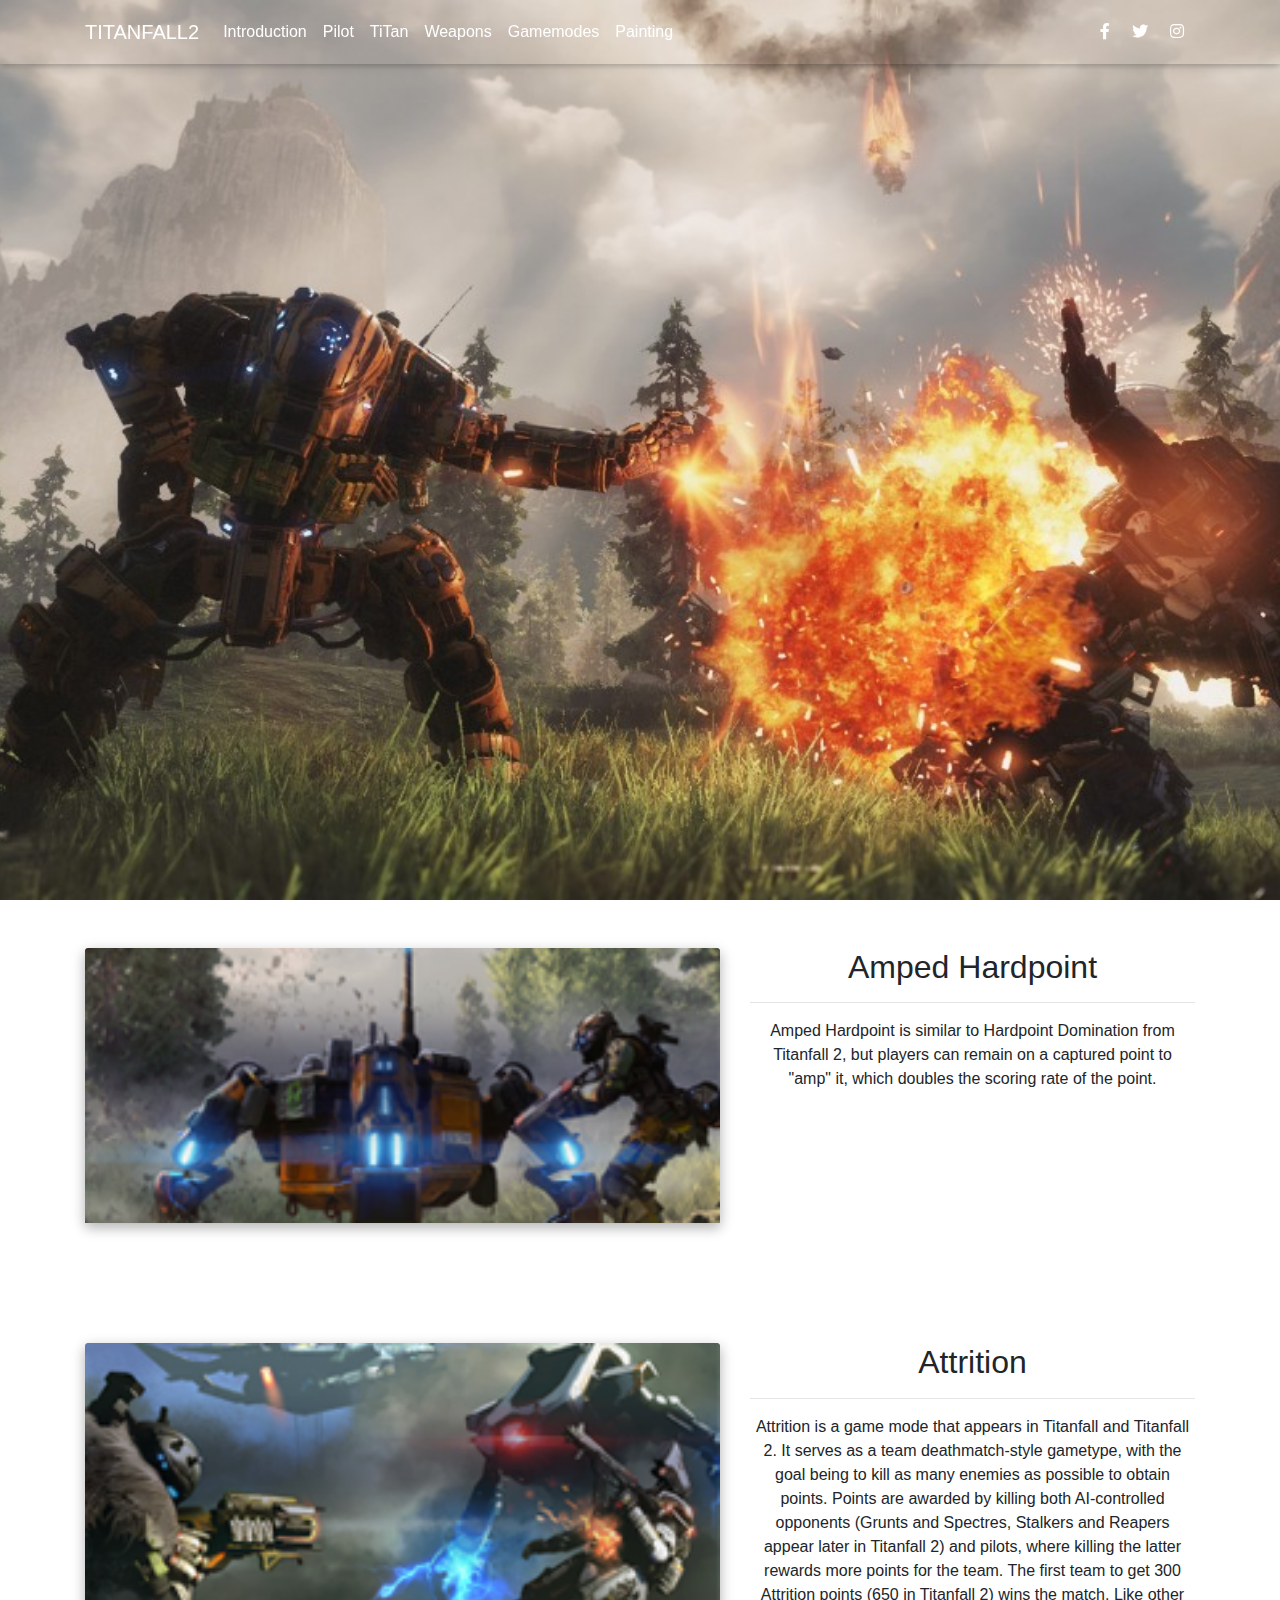
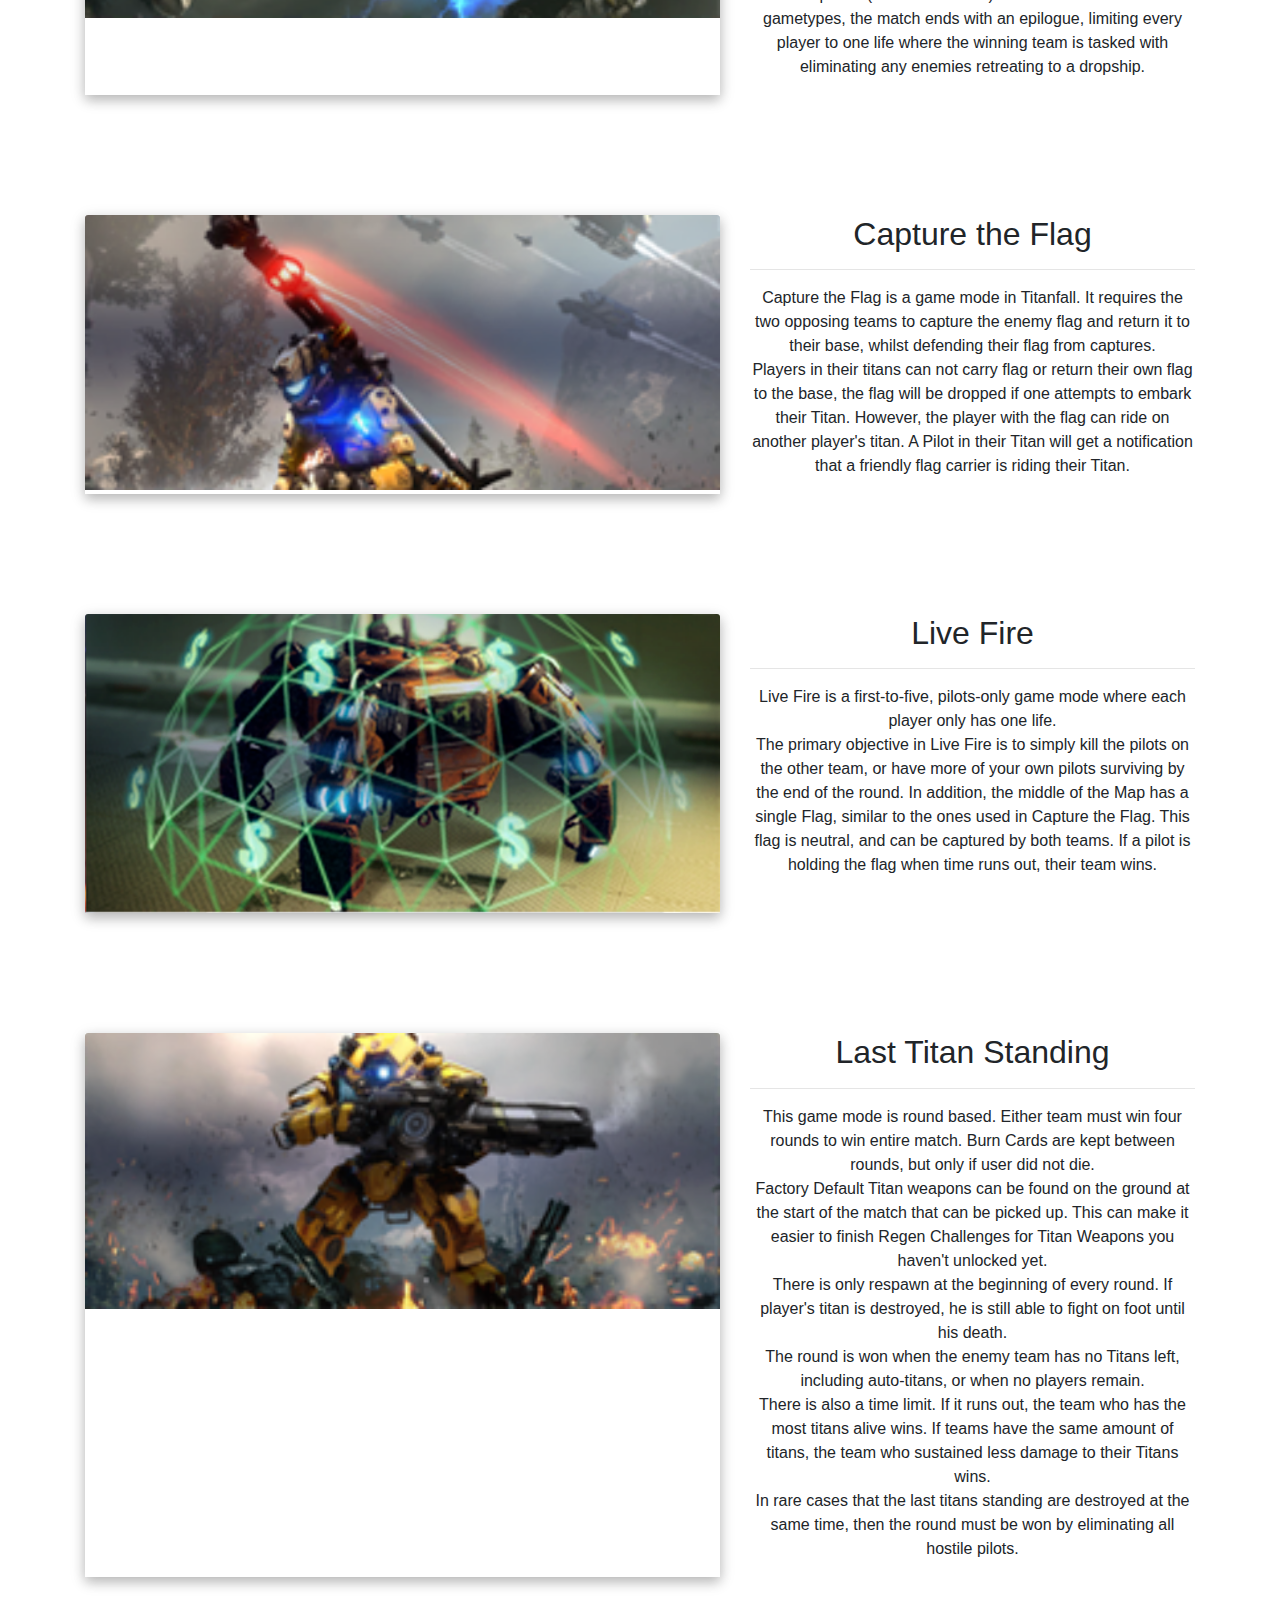
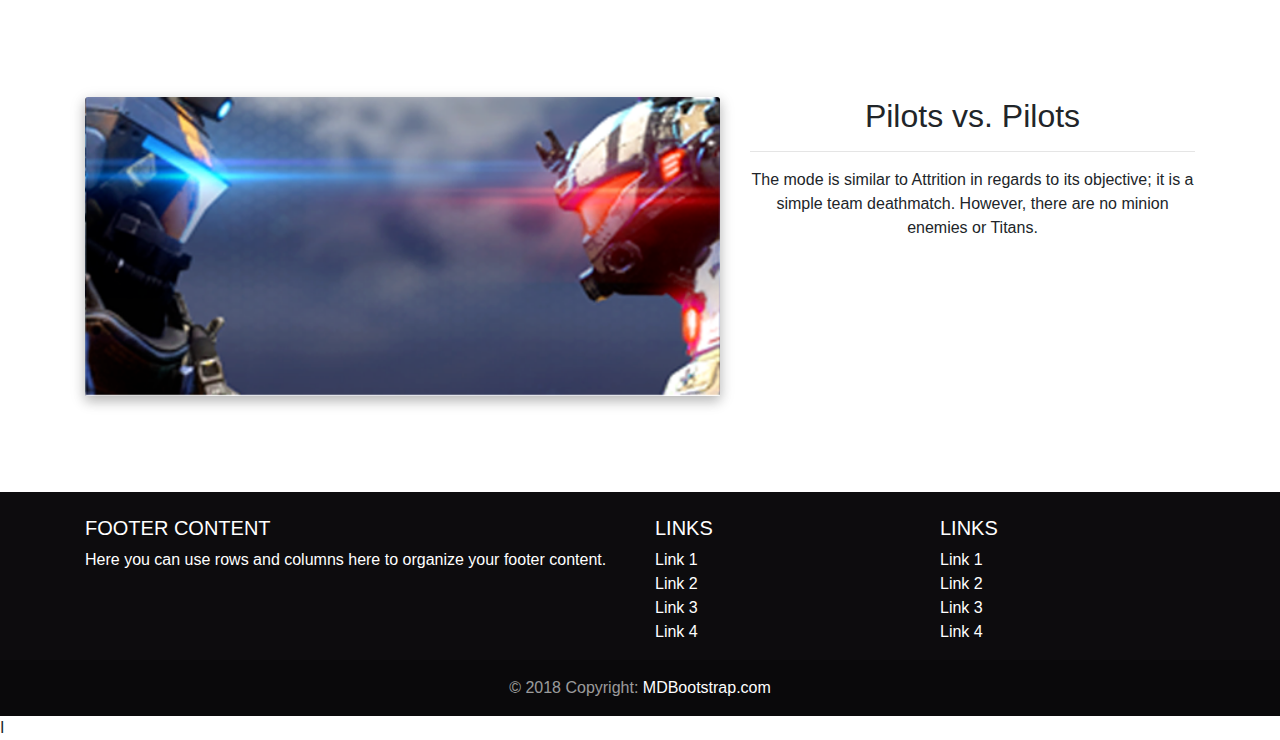
<file: gamemodes.html>
<!DOCTYPE html>
<html>

  <head>
    <meta charset="UTF-8">
    <meta name="viewport" content="width=device-width, initial-scale=1, shrink-to-fit=no">
    <meta http-equiv="x-ua-compatible" content="ie=edge">
    <title>TITANFALL2</title>
    <!-- MDB icon -->
    <link rel="icon" href="files/1_Titanfall2.ico" type="image/x-icon">
    <!-- Font Awesome -->
    <link rel="stylesheet" href="https://use.fontawesome.com/releases/v5.11.2/css/all.css">
    <!-- Bootstrap core CSS -->
    <link rel="stylesheet" href="css/bootstrap.min.css">
    <!-- Material Design Bootstrap -->
    <link rel="stylesheet" href="css/mdb.min.css">
    <!-- Your custom styles (optional) -->
    <link rel="stylesheet" href="css/style.css">
  </head>


<body>
  <!--Main Navigation-->
  <header>
    <!--Navbar-->
    <nav class="navbar navbar-expand-lg navbar-dark fixed-top scrolling-navbar">
        <div class="container">
          <a class="navbar-brand" href="./index.html">TITANFALL2</a>
          <button class="navbar-toggler" type="button" data-toggle="collapse" data-target="#navbarTogglerDemo02"
            aria-controls="navbarTogglerDemo02" aria-expanded="false" aria-label="Toggle navigation">
            <span class="navbar-toggler-icon"></span>
          </button>
          <div class="collapse navbar-collapse" id="navbarTogglerDemo02">
            <ul class="navbar-nav mr-auto smooth-scroll">
              <li class="nav-item">
                <a class="nav-link" href="#Introduction" data-offset="90">Introduction</a>
              </li>
              <li class="nav-item">
                <a class="nav-link" href="#Pilot" data-offset="90">Pilot</a>
              </li>
              <li class="nav-item">
                <a class="nav-link" href="#TiTan" data-offset="90">TiTan</a>
              </li>
              <li class="nav-item">
                <a class="nav-link" href="#Weapons" data-offset="90">Weapons</a>
              </li>
              <li class="nav-item">
                <a class="nav-link" href="#Gamemodes" data-offset="30">Gamemodes</a>
              </li>
              <li class="nav-item">
                <a class="nav-link" href="#Painting" data-offset="30">Painting</a>
              </li>
            </ul>
            <!-- Social Icon  -->
            <ul class="navbar-nav nav-flex-icons">
              <li class="nav-item">
                <a class="nav-link">
                  <i class="fab fa-facebook-f light-green-text-2"></i>
                </a>
              </li>
              <li class="nav-item">
                <a class="nav-link">
                  <i class="fab fa-twitter light-green-text-2"></i>
                </a>
              </li>
              <li class="nav-item">
                <a class="nav-link">
                  <i class="fab fa-instagram light-green-text-2"></i>
                </a>
              </li>
            </ul>
          </div>
        </div>
    </nav>
    <!--/.Navbar-->
    <!-- Full Page Intro -->
    <div class="view">
        <video class="video-intro" poster="files/gm.jpg" playsinline autoplay
        muted loop>
        </video>
        <!-- Mask & flexbox options-->
        <!-- Mask & flexbox options-->
    </div>
    <!-- Full Page Intro -->
  </header>
  <!--Main Navigation-->

  <main>
    <section id="Amped Hardpoint" class="text-center py-5">
        <div class="container">
          <!--Grid row 1-->
          <div class="row">
            <!--Grid column 1-->
            <div class="col-md-7 mb-4">
              <div class="view overlay z-depth-1-half">
                <img src="files/gm/Ampedhardpoint.png" class="card-img-top" alt="">
                <div class="mask rgba-white-light"></div>
              </div>
            </div>
            <!--Grid column-->
            <!--Grid column 2-->
            <div class="col-md-5 mb-4">
              <h2>Amped Hardpoint</h2>
              <hr>
              <p>
                Amped Hardpoint is similar to Hardpoint Domination from Titanfall 2, but players can remain on a captured point to "amp" it, which doubles the scoring rate of the point.
            </p>
            </div>
            <!--Grid column-->
          </div>
        </div>
        </section>

        <section id="Attrition" class="text-center py-5">
            <div class="container">
              <!--Grid row 1-->
              <div class="row">
                <!--Grid column 1-->
                <div class="col-md-7 mb-4">
                  <div class="view overlay z-depth-1-half">
                    <img src="files/gm/Attrition.png" class="card-img-top" alt="">
                    <div class="mask rgba-white-light"></div>
                  </div>
                </div>
                <!--Grid column-->
                <!--Grid column 2-->
                <div class="col-md-5 mb-4">
                  <h2>Attrition</h2>
                  <hr>
                  <p>
                    Attrition is a game mode that appears in Titanfall and Titanfall 2. It serves as a team deathmatch-style gametype, with the goal being to kill as many enemies as possible to obtain points. Points are awarded by killing both AI-controlled opponents (Grunts and Spectres, Stalkers and Reapers appear later in Titanfall 2) and pilots, where killing the latter rewards more points for the team. The first team to get 300 Attrition points (650 in Titanfall 2) wins the match. Like other gametypes, the match ends with an epilogue, limiting every player to one life where the winning team is tasked with eliminating any enemies retreating to a dropship.  
                </p>
                </div>
                <!--Grid column-->
              </div>
            </div>
        </section>

        <section id="CTF" class="text-center py-5">
            <div class="container">
                <!--Grid row 1-->
                <div class="row">
                <!--Grid column 1-->
                <div class="col-md-7 mb-4">
                    <div class="view overlay z-depth-1-half">
                    <img src="files/gm/CTF.png" class="card-img-top" alt="">
                    <div class="mask rgba-white-light"></div>
                    </div>
                </div>
                <!--Grid column-->
                <!--Grid column 2-->
                <div class="col-md-5 mb-4">
                    <h2>Capture the Flag</h2>
                    <hr>
                    <p>
                    Capture the Flag is a game mode in Titanfall. It requires the two opposing teams to capture the enemy flag and return it to their base, whilst defending their flag from captures.
                    <br>
                    Players in their titans can not carry flag or return their own flag to the base, the flag will be dropped if one attempts to embark their Titan. However, the player with the flag can ride on another player's titan.
                    A Pilot in their Titan will get a notification that a friendly flag carrier is riding their Titan.  
                </p>
                </div>
                <!--Grid column-->
                </div>
            </div>
        </section>
        <section id="Live Fire" class="text-center py-5">
            <div class="container">
                <!--Grid row 1-->
                <div class="row">
                <!--Grid column 1-->
                <div class="col-md-7 mb-4">
                    <div class="view overlay z-depth-1-half">
                    <img src="files/gm/Livefire_-_bountyhunt.png" class="card-img-top" alt="">
                    <div class="mask rgba-white-light"></div>
                    </div>
                </div>
                <!--Grid column-->
                <!--Grid column 2-->
                <div class="col-md-5 mb-4">
                    <h2>Live Fire</h2>
                    <hr>
                    <p>
                        Live Fire is a first-to-five, pilots-only game mode where each player only has one life.
                        <br>
                        The primary objective in Live Fire is to simply kill the pilots on the other team, or have more of your own pilots surviving by the end of the round. In addition, the middle of the Map has a single Flag, similar to the ones used in Capture the Flag. This flag is neutral, and can be captured by both teams. If a pilot is holding the flag when time runs out, their team wins.
                    </p>
                </div>
                <!--Grid column-->
                </div>
            </div>
        </section>
        <section id="Last Titan Standing" class="text-center py-5">
            <div class="container">
                <!--Grid row 1-->
                <div class="row">
                <!--Grid column 1-->
                <div class="col-md-7 mb-4">
                    <div class="view overlay z-depth-1-half">
                    <img src="files/gm/LTS.png" class="card-img-top" alt="">
                    <div class="mask rgba-white-light"></div>
                    </div>
                </div>
                <!--Grid column-->
                <!--Grid column 2-->
                <div class="col-md-5 mb-4">
                    <h2>Last Titan Standing</h2>
                    <hr>
                    <p>
                        This game mode is round based. Either team must win four rounds to win entire match. Burn Cards are kept between rounds, but only if user did not die.
                        <br>
                        Factory Default Titan weapons can be found on the ground at the start of the match that can be picked up. This can make it easier to finish Regen Challenges for Titan Weapons you haven't unlocked yet.
                        <br>
                        There is only respawn at the beginning of every round. If player's titan is destroyed, he is still able to fight on foot until his death.
                        <br>
                        The round is won when the enemy team has no Titans left, including auto-titans, or when no players remain.
                        <br>
                        There is also a time limit. If it runs out, the team who has the most titans alive wins. If teams have the same amount of titans, the team who sustained less damage to their Titans wins.
                        <br>
                        In rare cases that the last titans standing are destroyed at the same time, then the round must be won by eliminating all hostile pilots.
                   </p>
                </div>
                <!--Grid column-->
                </div>
            </div>
        </section>

        <section id="Pilots vs. Pilots" class="text-center py-5">
            <div class="container">
                <!--Grid row 1-->
                <div class="row">
                <!--Grid column 1-->
                <div class="col-md-7 mb-4">
                    <div class="view overlay z-depth-1-half">
                    <img src="files/gm/PVP.png" class="card-img-top" alt="">
                    <div class="mask rgba-white-light"></div>
                    </div>
                </div>
                <!--Grid column-->
                <!--Grid column 2-->
                <div class="col-md-5 mb-4">
                    <h2>Pilots vs. Pilots</h2>
                    <hr>
                    <p>
                        The mode is similar to Attrition in regards to its objective; it is a simple team deathmatch. However, there are no minion enemies or Titans.
                    </p>
                </div>
                <!--Grid column-->
                </div>
            </div>
        </section>

  </main>

  <!-- Footer -->
  <footer class="page-footer indigo pt-4 mt-4">

    <!-- Footer Links -->
    <div class="container text-center text-md-left">

      <!-- Grid row -->
      <div class="row">

        <!-- Grid column -->
        <div class="col-md-6 mt-md-0 mt-3">

          <!-- Content -->
          <h5 class="text-uppercase">Footer Content</h5>
          <p>Here you can use rows and columns here to organize your footer content.</p>

        </div>
        <!-- Grid column -->

        <hr class="clearfix w-100 d-md-none pb-3">

        <!-- Grid column -->
        <div class="col-md-3 mb-md-0 mb-3">

          <!-- Links -->
          <h5 class="text-uppercase">Links</h5>

          <ul class="list-unstyled">
            <li>
              <a href="#!">Link 1</a>
            </li>
            <li>
              <a href="#!">Link 2</a>
            </li>
            <li>
              <a href="#!">Link 3</a>
            </li>
            <li>
              <a href="#!">Link 4</a>
            </li>
          </ul>

        </div>
        <!-- Grid column -->

        <!-- Grid column -->
        <div class="col-md-3 mb-md-0 mb-3">

          <!-- Links -->
          <h5 class="text-uppercase">Links</h5>

          <ul class="list-unstyled">
            <li>
              <a href="#!">Link 1</a>
            </li>
            <li>
              <a href="#!">Link 2</a>
            </li>
            <li>
              <a href="#!">Link 3</a>
            </li>
            <li>
              <a href="#!">Link 4</a>
            </li>
          </ul>

        </div>
        <!-- Grid column -->

      </div>
      <!-- Grid row -->

    </div>
    <!-- Footer Links -->

    <!-- Copyright -->
    <div class="footer-copyright text-center py-3">© 2018 Copyright:
      <a href="https://mdbootstrap.com/education/bootstrap/"> MDBootstrap.com</a>
    </div>
    <!-- Copyright -->

  </footer>
  <!-- Footer -->I

  <!-- jQuery -->
  <script type="text/javascript" src="js/jquery.min.js"></script>
  <!-- Bootstrap tooltips -->
  <script type="text/javascript" src="js/popper.min.js"></script>
  <!-- Bootstrap core JavaScript -->
  <script type="text/javascript" src="js/bootstrap.min.js"></script>
  <!-- MDB core JavaScript -->
  <script type="text/javascript" src="js/mdb.min.js"></script>
  <!-- Your custom scripts (optional) -->
  <script type="text/javascript"></script>

</body>

</html>
</file>
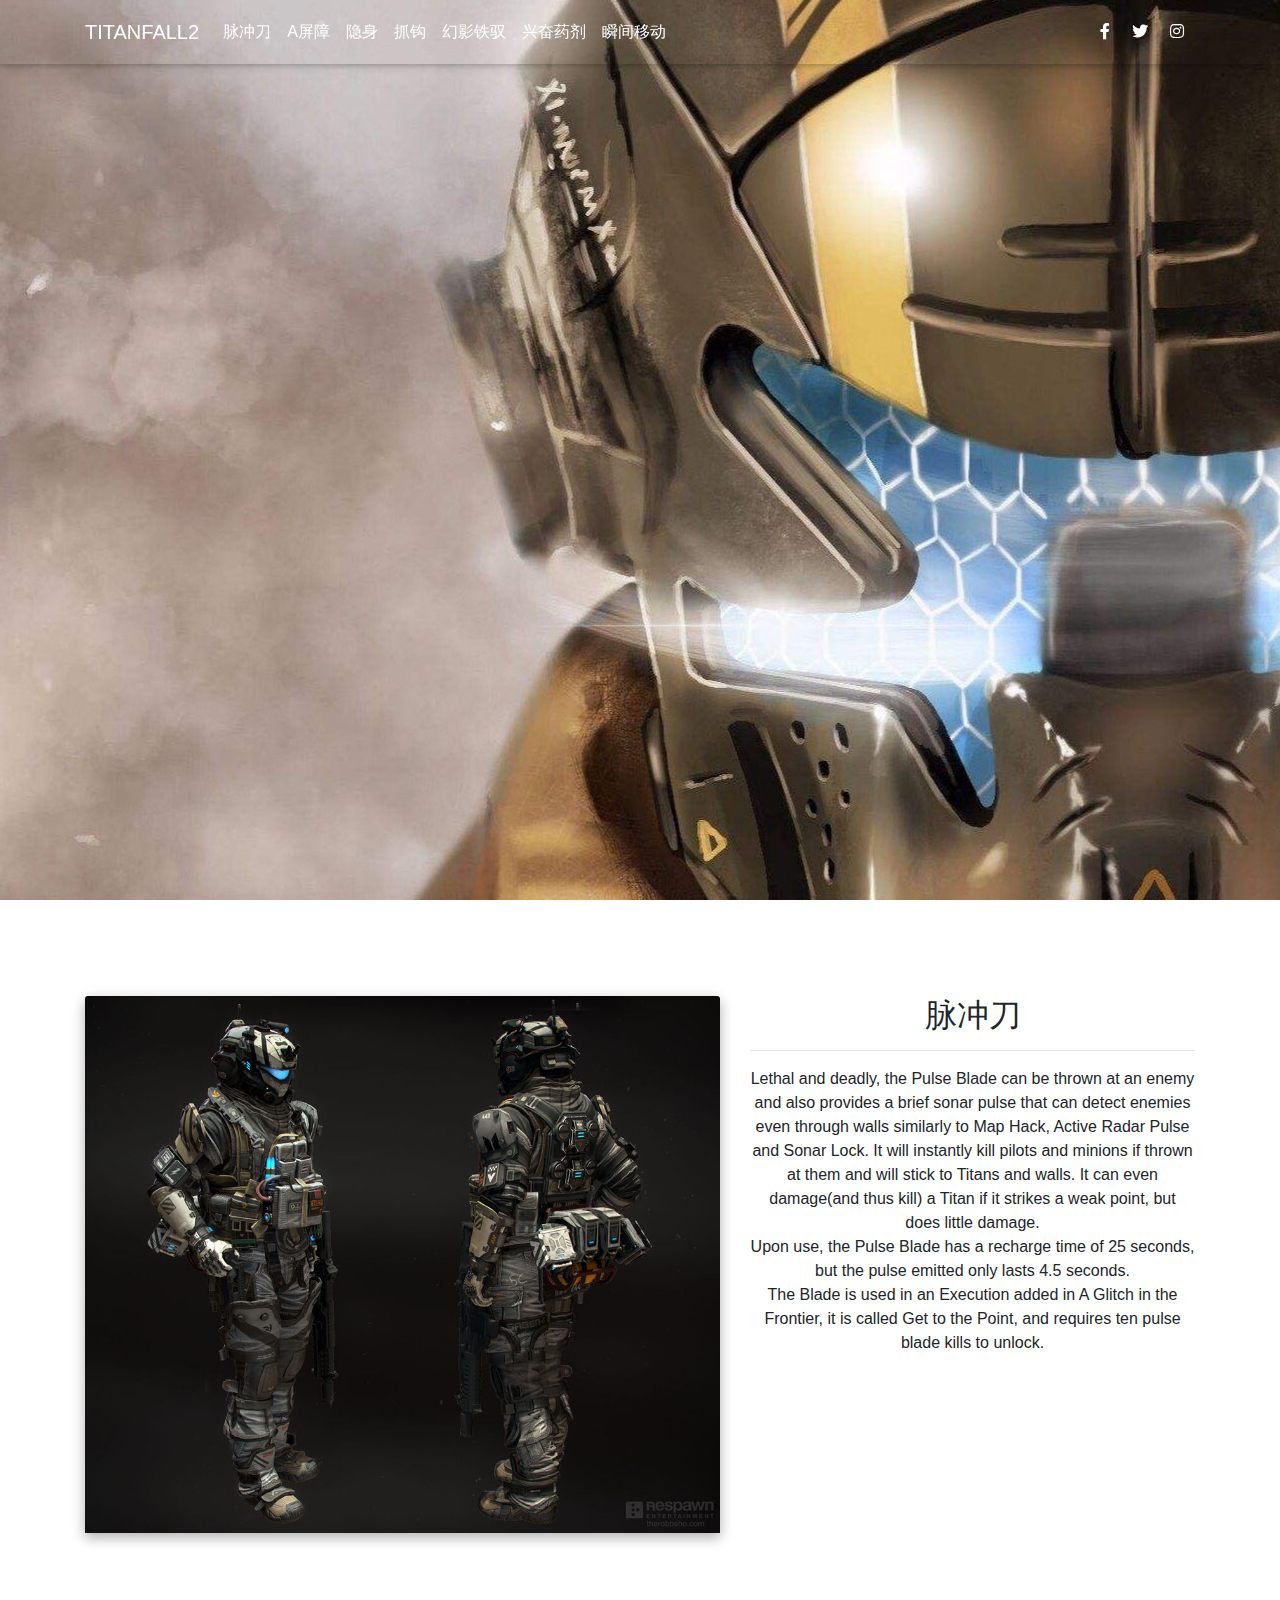
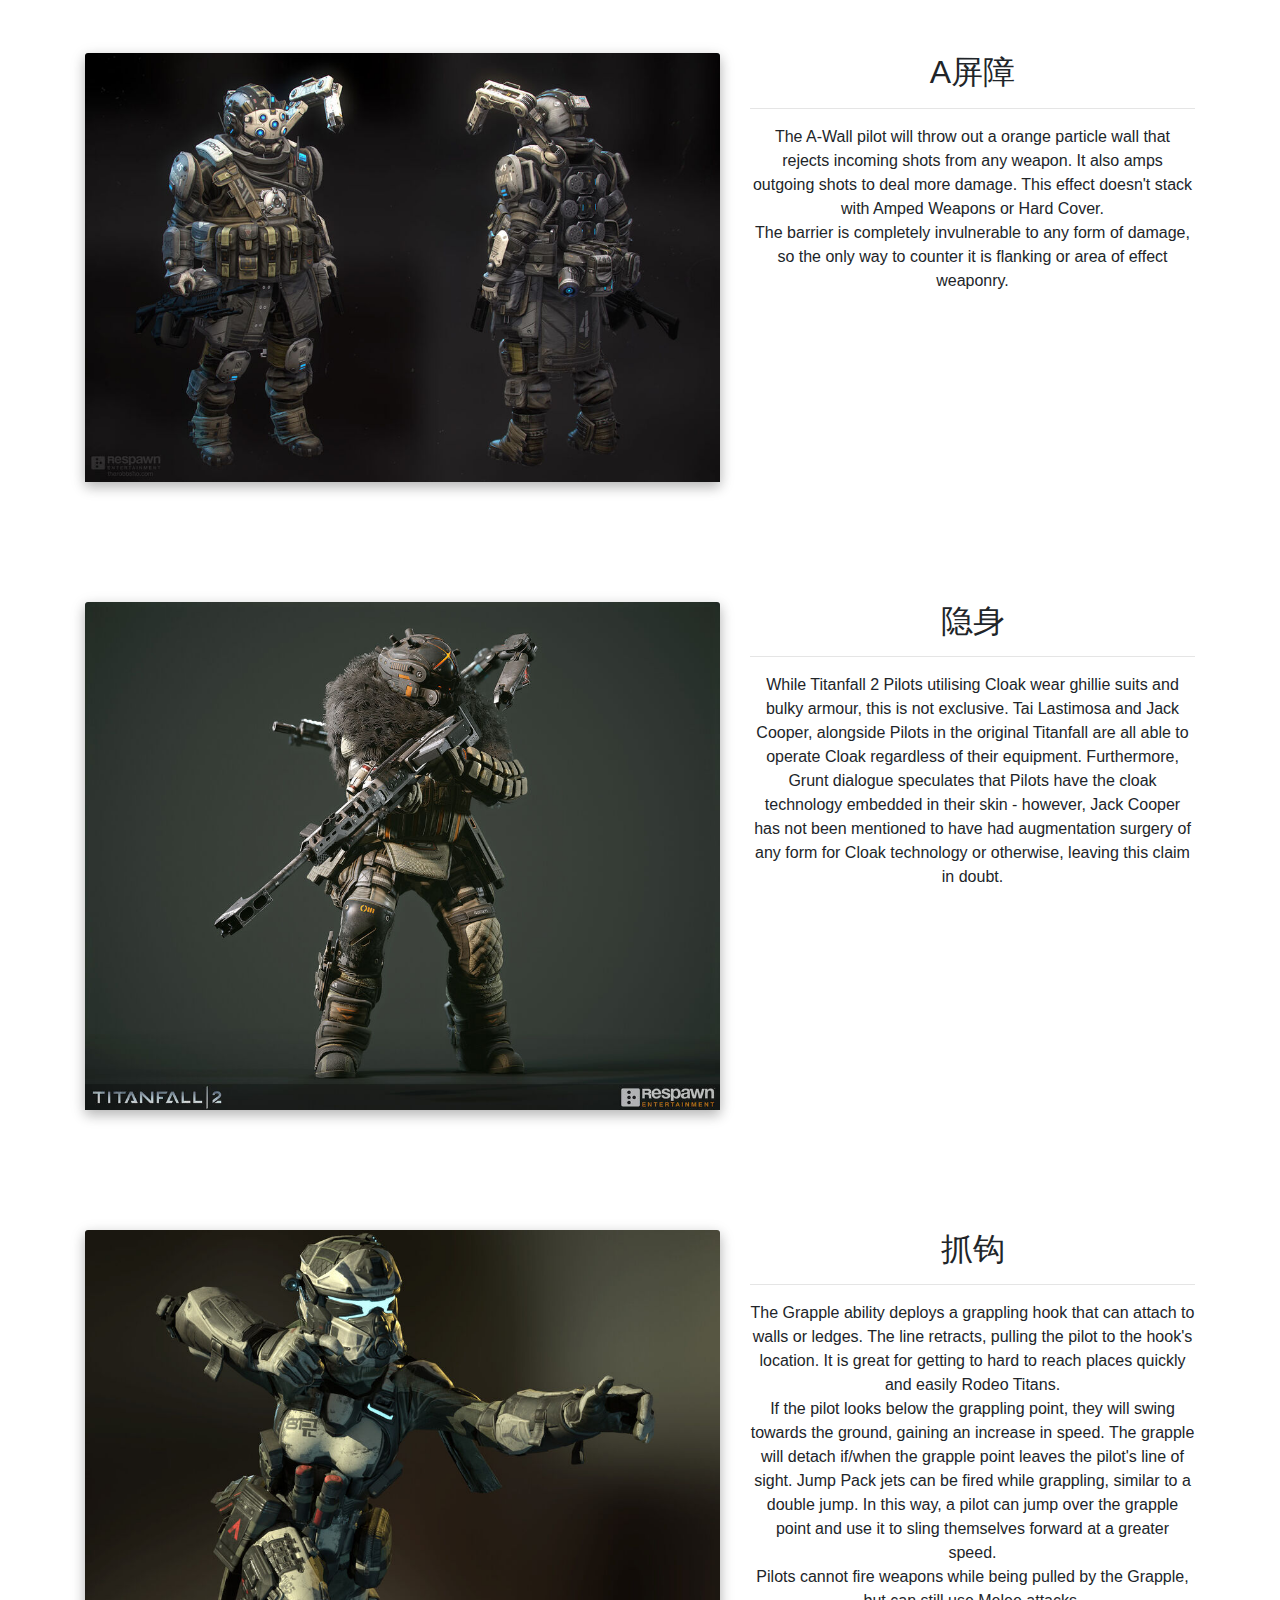
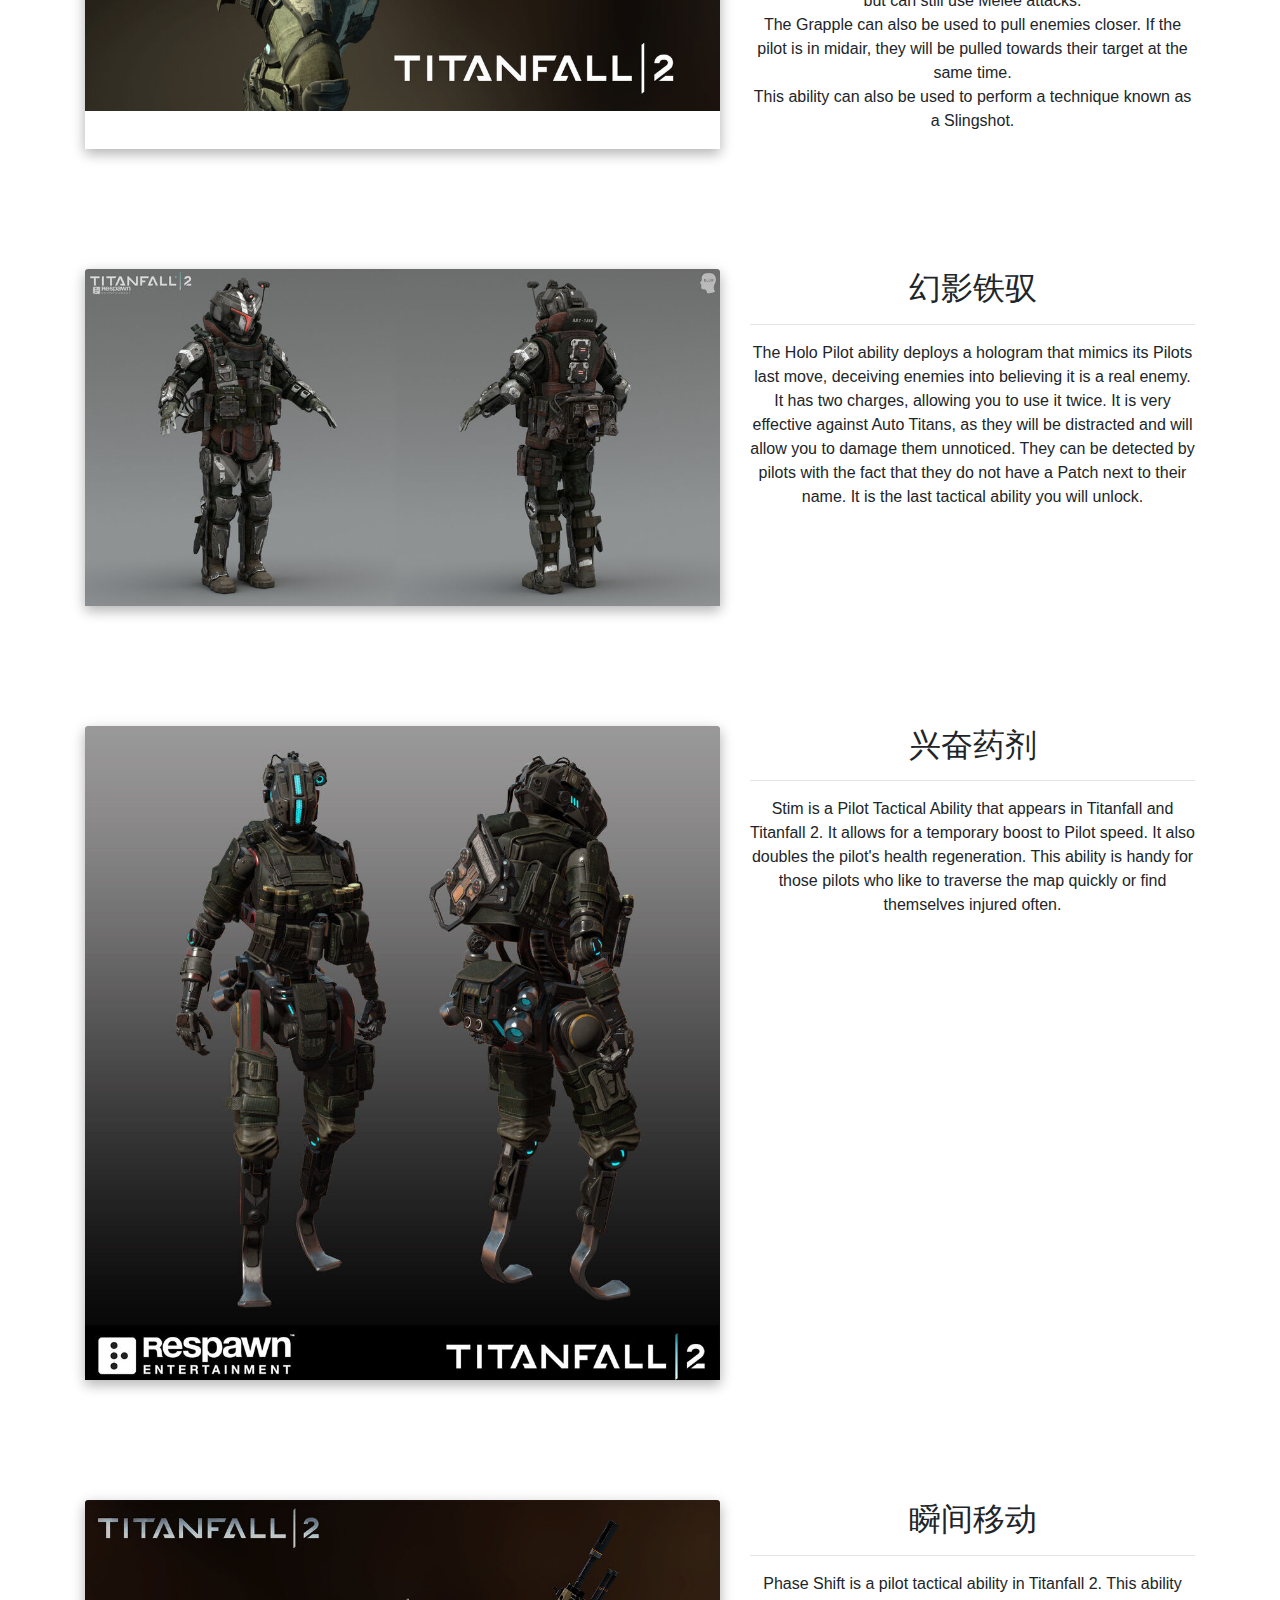
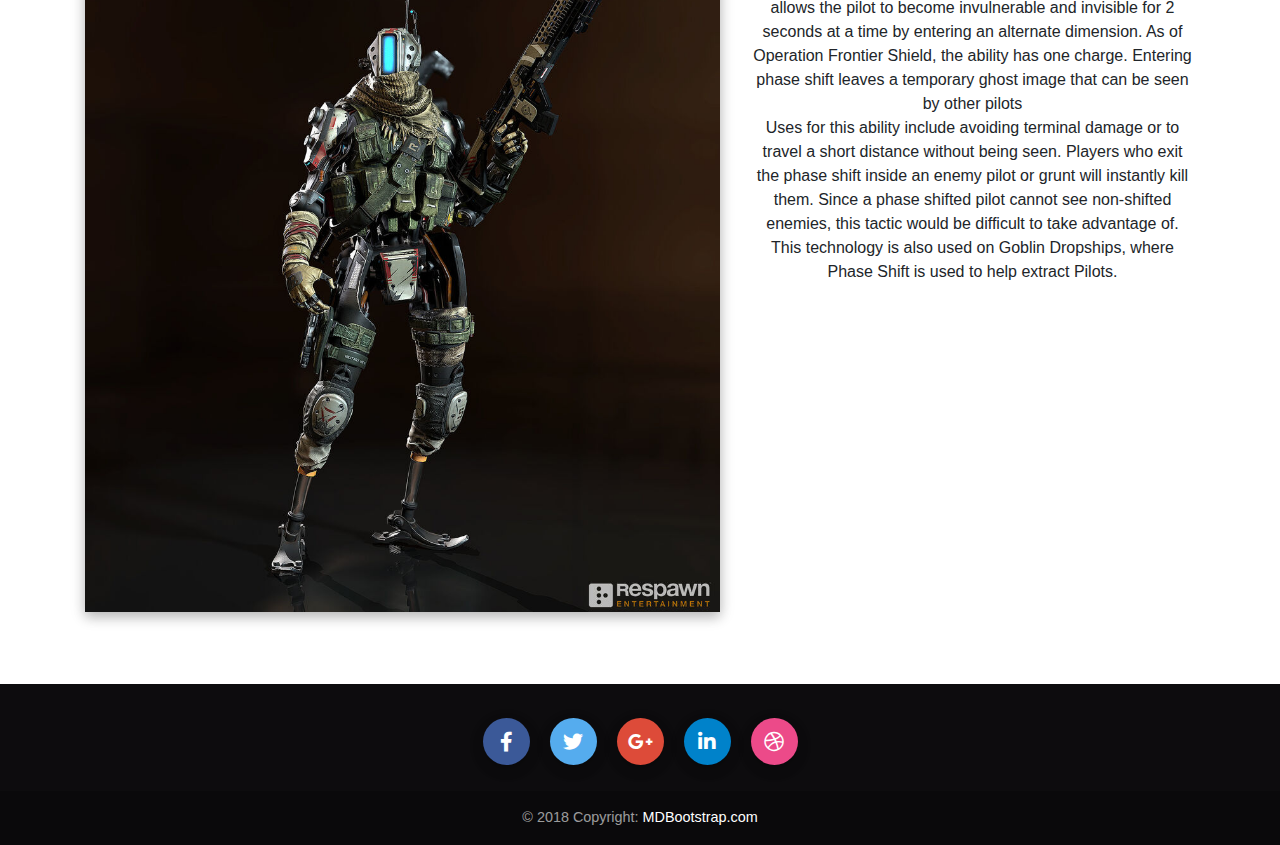
<file: pilot.html>
<!DOCTYPE html>
<html>

<head>
  <meta charset="UTF-8">
  <meta name="viewport" content="width=device-width, initial-scale=1, shrink-to-fit=no">
  <meta http-equiv="x-ua-compatible" content="ie=edge">
  <title>TITANFALL2</title>
  <!-- MDB icon -->
  <link rel="icon" href="files/1_Titanfall2.ico" type="image/x-icon">
  <!-- Font Awesome -->
  <link rel="stylesheet" href="https://use.fontawesome.com/releases/v5.11.2/css/all.css">
  <!-- Bootstrap core CSS -->
  <link rel="stylesheet" href="css/bootstrap.min.css">
  <!-- Material Design Bootstrap -->
  <link rel="stylesheet" href="css/mdb.min.css">
  <!-- Your custom styles (optional) -->
  <link rel="stylesheet" href="css/style.css">
</head>

<body>
    <!-- Main navigation -->
    <header>
        <!-- Navbar -->
        <nav class="navbar navbar-expand-lg navbar-dark fixed-top scrolling-navbar">
            <div class="container">
                <a class="navbar-brand" href="./index.html">TITANFALL2</a>
                <button class="navbar-toggler" type="button" data-toggle="collapse" data-target="#navbarTogglerDemo02"
                aria-controls="navbarTogglerDemo02" aria-expanded="false" aria-label="Toggle navigation">
                <span class="navbar-toggler-icon"></span>
                </button>
                <div class="collapse navbar-collapse" id="navbarTogglerDemo02">
                    <ul class="navbar-nav mr-auto smooth-scroll">
                        <li class="nav-item">
                        <a class="nav-link" href="#脉冲刀" data-offset="90">脉冲刀</a>
                        </li>
                        <li class="nav-item">
                        <a class="nav-link" href="#A屏障" data-offset="90">A屏障</a>
                        </li>
                        <li class="nav-item">
                        <a class="nav-link" href="#隐身" data-offset="90">隐身</a>
                        </li>
                        <li class="nav-item">
                        <a class="nav-link" href="#抓钩" data-offset="90">抓钩</a>
                        </li>
                        <li class="nav-item">
                        <a class="nav-link" href="#幻影铁驭" data-offset="30">幻影铁驭</a>
                        </li>
                        <li class="nav-item">
                        <a class="nav-link" href="#兴奋药剂" data-offset="30">兴奋药剂</a>
                        </li>
                        <li class="nav-item">
                        <a class="nav-link" href="#瞬间移动" data-offset="30">瞬间移动</a>
                        </li>
                    </ul>
                <!-- Social Icon  -->
                <ul class="navbar-nav nav-flex-icons">
                    <li class="nav-item">
                    <a class="nav-link">
                        <i class="fab fa-facebook-f light-green-text-2"></i>
                    </a>
                    </li>
                    <li class="nav-item">
                    <a class="nav-link">
                        <i class="fab fa-twitter light-green-text-2"></i>
                    </a>
                    </li>
                    <li class="nav-item">
                    <a class="nav-link">
                        <i class="fab fa-instagram light-green-text-2"></i>
                    </a>
                    </li>
                </ul>
                </div>
          </div>
        </nav>
        <!-- Navbar -->
        <!-- Full Page Intro -->
        <div class="view">
          <video class="video-intro" poster="files/p.jpg" playsinline autoplay
          muted loop>
          </video>
          <!-- Mask & flexbox options-->
          <!-- Mask & flexbox options-->
      </div>
      <!-- Full Page Intro -->
      </header>
    <!-- Navbar -->

  <!--Main layout-->
  <main> 
    <!--Section:Introduction-->
    <br>
    <br>
    <section id="脉冲刀" class="text-center py-5">
    <div class="container">
      <!--Grid row 1-->
      <div class="row">
        <!--Grid column 1-->
        <div class="col-md-7 mb-4">
          <div class="view overlay z-depth-1-half">
            <img src="files/pilot/pa/PulseBlade.jpg" class="card-img-top" alt="">
            <div class="mask rgba-white-light"></div>
          </div>
        </div>
        <!--Grid column-->
        <!--Grid column 2-->
        <div class="col-md-5 mb-4">
          <h2>脉冲刀</h2>
          <hr>
          <p>
            Lethal and deadly, the Pulse Blade can be thrown at an enemy and also provides a brief sonar pulse that can detect enemies even through walls similarly to Map Hack, Active Radar Pulse and Sonar Lock. It will instantly kill pilots and minions if thrown at them and will stick to Titans and walls. It can even damage(and thus kill) a Titan if it strikes a weak point, but does little damage.
            <br>
            Upon use, the Pulse Blade has a recharge time of 25 seconds, but the pulse emitted only lasts 4.5 seconds.
            <br>
            The Blade is used in an Execution added in A Glitch in the Frontier, it is called Get to the Point, and requires ten pulse blade kills to unlock.
          </p>
        </div>
        <!--Grid column-->
      </div>
    </div>
    </section>

    <section id="A屏障" class="text-center py-5">
    <div class="container">
      <div class="row">
        <!--Grid column 1-->
        <div class="col-md-7 mb-4">
          <div class="view overlay z-depth-1-half">
            <img src="files/pilot/pa/AWall_1.jpg" class="card-img-top" alt="">
            <div class="mask rgba-white-light"></div>
          </div>
        </div>
        <!--Grid column-->
        <!--Grid column 2-->
        <div class="col-md-5 mb-4">
          <h2>A屏障</h2>
          <hr>
          <p>The A-Wall pilot will throw out a orange particle wall that rejects incoming shots from any weapon. It also amps outgoing shots to deal more damage. This effect doesn't stack with Amped Weapons or Hard Cover.
          <br>
            The barrier is completely invulnerable to any form of damage, so the only way to counter it is flanking or area of effect weaponry.
          </p>
        </div>
        <!--Grid column-->
      </div>
    </div>
  </section>

  <section id="隐身" class="text-center py-5">
    <div class="container">
      <div class="row">
        <!--Grid column 1-->
        <div class="col-md-7 mb-4">
          <div class="view overlay z-depth-1-half">
            <img src="files/pilot/pa/Cloak.jpg" class="card-img-top" alt="">
            <div class="mask rgba-white-light"></div>
          </div>
        </div>
        <!--Grid column-->
        <!--Grid column 2-->
        <div class="col-md-5 mb-4">
          <h2>隐身</h2>
          <hr>
          <p>While Titanfall 2 Pilots utilising Cloak wear ghillie suits and bulky armour, this is not exclusive. Tai Lastimosa and Jack Cooper, alongside Pilots in the original Titanfall are all able to operate Cloak regardless of their equipment. Furthermore, Grunt dialogue speculates that Pilots have the cloak technology embedded in their skin - however, Jack Cooper has not been mentioned to have had augmentation surgery of any form for Cloak technology or otherwise, leaving this claim in doubt.</p>
        </div>
        <!--Grid column-->
      </div>
    </div>
  </section>

  <section id="抓钩" class="text-center py-5">  
    <div class="container">
      <div class="row">
        <!--Grid column 1-->
        <div class="col-md-7 mb-4">
          <div class="view overlay z-depth-1-half">
            <img src="files/pilot/pa/Grapple.jpg" class="card-img-top" alt="">
            <div class="mask rgba-white-light"></div>
          </div>
        </div>
        <!--Grid column-->
        <!--Grid column 2-->
        <div class="col-md-5 mb-4">
          <h2>抓钩</h2>
          <hr>
          <p>The Grapple ability deploys a grappling hook that can attach to walls or ledges. The line retracts, pulling the pilot to the hook's location. It is great for getting to hard to reach places quickly and easily Rodeo Titans.
            <br>
            If the pilot looks below the grappling point, they will swing towards the ground, gaining an increase in speed. The grapple will detach if/when the grapple point leaves the pilot's line of sight. Jump Pack jets can be fired while grappling, similar to a double jump. In this way, a pilot can jump over the grapple point and use it to sling themselves forward at a greater speed.
            <br>
            Pilots cannot fire weapons while being pulled by the Grapple, but can still use Melee attacks.
            <br>
            The Grapple can also be used to pull enemies closer. If the pilot is in midair, they will be pulled towards their target at the same time.
            <br>
            This ability can also be used to perform a technique known as a Slingshot.
          </p>
        </div>
        <!--Grid column-->
      </div>
    </div>
  </section>

  <section id="幻影铁驭" class="text-center py-5">
    <div class="container">
      <div class="row">
        <!--Grid column 1-->
        <div class="col-md-7 mb-4">
          <div class="view overlay z-depth-1-half">
            <img src="files/pilot/pa/BO_HoloPilot_Render_10.jpg" class="card-img-top" alt="">
            <div class="mask rgba-white-light"></div>
          </div>
        </div>
        <!--Grid column-->
        <!--Grid column 2-->
        <div class="col-md-5 mb-4">
          <h2>幻影铁驭</h2>
          <hr>
          <p>The Holo Pilot ability deploys a hologram that mimics its Pilots last move, deceiving enemies into believing it is a real enemy. It has two charges, allowing you to use it twice. It is very effective against Auto Titans, as they will be distracted and will allow you to damage them unnoticed. They can be detected by pilots with the fact that they do not have a Patch next to their name. It is the last tactical ability you will unlock.
          </p>
        </div>
        <!--Grid column-->
      </div>
    </div>
  </section>

  <section id="兴奋药剂" class="text-center py-5">
    <div class="container">
      <div class="row">
        <!--Grid column 1-->
        <div class="col-md-7 mb-4">
          <div class="view overlay z-depth-1-half">
            <img src="files/pilot/pa/Stim.jpg" class="card-img-top" alt="">
            <div class="mask rgba-white-light"></div>
          </div>
        </div>
        <!--Grid column-->
        <!--Grid column 2-->
        <div class="col-md-5 mb-4">
          <h2>兴奋药剂</h2>
          <hr>
          <p>Stim is a Pilot Tactical Ability that appears in Titanfall and Titanfall 2. It allows for a temporary boost to Pilot speed. It also doubles the pilot's health regeneration. This ability is handy for those pilots who like to traverse the map quickly or find themselves injured often.
          </p>
        </div>
        <!--Grid column-->
      </div>
    </div>
  </section>

  <section id="瞬间移动" class="text-center py-5">
    <div class="container">
      <div class="row">
        <!--Grid column 1-->
        <div class="col-md-7 mb-4">
          <div class="view overlay z-depth-1-half">
            <img src="files/pilot/pa/Phase_Shift.jpg" class="card-img-top" alt="">
            <div class="mask rgba-white-light"></div>
          </div>
        </div>
        <!--Grid column-->
        <!--Grid column 2-->
        <div class="col-md-5 mb-4">
          <h2>瞬间移动</h2>
          <hr>
          <p>Phase Shift is a pilot tactical ability in Titanfall 2. This ability allows the pilot to become invulnerable and invisible for 2 seconds at a time by entering an alternate dimension. As of Operation Frontier Shield, the ability has one charge. Entering phase shift leaves a temporary ghost image that can be seen by other pilots
            <br>
            Uses for this ability include avoiding terminal damage or to travel a short distance without being seen. Players who exit the phase shift inside an enemy pilot or grunt will instantly kill them. Since a phase shifted pilot cannot see non-shifted enemies, this tactic would be difficult to take advantage of. This technology is also used on Goblin Dropships, where Phase Shift is used to help extract Pilots.
          </p>
        </div>
        <!--Grid column-->
      </div>
    </div>
  </section>

    </div>
        <!--Grid column-->
    <!--Main container-->
  </main>
  <!--Main layout-->

  <!-- Footer -->
  <footer class="page-footer font-small pt-4">

    <!-- Footer Elements -->
    <div class="container">

      <!-- Social buttons -->
      <ul class="list-unstyled list-inline text-center">
        <li class="list-inline-item">
          <a class="btn-floating btn-fb mx-1">
            <i class="fab fa-facebook-f"> </i>
          </a>
        </li>
        <li class="list-inline-item">
          <a class="btn-floating btn-tw mx-1">
            <i class="fab fa-twitter"> </i>
          </a>
        </li>
        <li class="list-inline-item">
          <a class="btn-floating btn-gplus mx-1">
            <i class="fab fa-google-plus-g"> </i>
          </a>
        </li>
        <li class="list-inline-item">
          <a class="btn-floating btn-li mx-1">
            <i class="fab fa-linkedin-in"> </i>
          </a>
        </li>
        <li class="list-inline-item">
          <a class="btn-floating btn-dribbble mx-1">
            <i class="fab fa-dribbble"> </i>
          </a>
        </li>
      </ul>
      <!-- Social buttons -->

    </div>
    <!-- Footer Elements -->

    <!-- Copyright -->
    <div class="footer-copyright text-center py-3">© 2018 Copyright:
      <a href="https://mdbootstrap.com/education/bootstrap/"> MDBootstrap.com</a>
    </div>
    <!-- Copyright -->

  </footer>
  <!-- Footer -->


  <!-- jQuery -->
  <script type="text/javascript" src="js/jquery.min.js"></script>
  <!-- Bootstrap tooltips -->
  <script type="text/javascript" src="js/popper.min.js"></script>
  <!-- Bootstrap core JavaScript -->
  <script type="text/javascript" src="js/bootstrap.min.js"></script>
  <!-- MDB core JavaScript -->
  <script type="text/javascript" src="js/mdb.min.js"></script>

  <!-- Your custom scripts (optional) -->
  <script type="text/javascript">
    // MDB Lightbox Init
    $(function () {
      $("#mdb-lightbox-ui").load("mdb-addons/mdb-lightbox-ui.html");
    });
    // 以下为动画效果新添加的两条语句
    // Adding animations to the sections, 使用的是淡入, 你也可以试试zoomIn等动画
    $("section").addClass("wow fadeIn");
    // Animations Init, 注意必须放在ready方法中以防WOW对象没能加载成功
    $(document).ready(function () {
      new WOW().init();
    });
  </script>

</body>

</html>
</file>
<file: css/style.css>
html,
body,
header,
#intro {
    height: 100%;
}

#intro {
    background: url("https://mdbootstrap.com/img/Photos/Horizontal/Nature/full%20page/img%20%283%29.jpg")no-repeat center center fixed;
    -webkit-background-size: cover; /* 针对Chrome, Safari, Edge等浏览器 */
    -moz-background-size: cover;    /* 针对Firefox浏览器 */
    -o-background-size: cover;      /* 针对Operallq */
    background-size: cover;         /* 通用 */
}

.top-nav-collapse {
  background-color: #24355C;
}

/* Required for full background image */
html,
body,
header,
.view {
  height: 100%;
}

@media (max-width: 740px) {
  html,
  body,
  header,
  .view {
    height: 100vh;
  }
}

.top-nav-collapse ,.page-footer{
  background-color: #0d0c0e !important;
}

.navbar:not(.top-nav-collapse) {
  background: transparent !important;
}

@media (max-width: 991px) {
  .navbar:not(.top-nav-collapse) {
    background: #563e91 !important;
  }
}

.rgba-gradient {
  background: rgba(35, 7, 77, 0.6);  /* fallback for old browsers */
  background: -webkit-linear-gradient(to right, rgba(204, 83, 51, 0.6), rgba(35, 7, 77, 0.6));  /* Chrome 10-25, Safari 5.1-6 */
  background: linear-gradient(to right, rgba(204, 83, 51, 0.6), rgba(35, 7, 77, 0.6)); /* W3C, IE 10+/ Edge, Firefox 16+, Chrome 26+, Opera 12+, Safari 7+ */
}

.streak.streak-photo {
  background-attachment: fixed;
}
</file>
